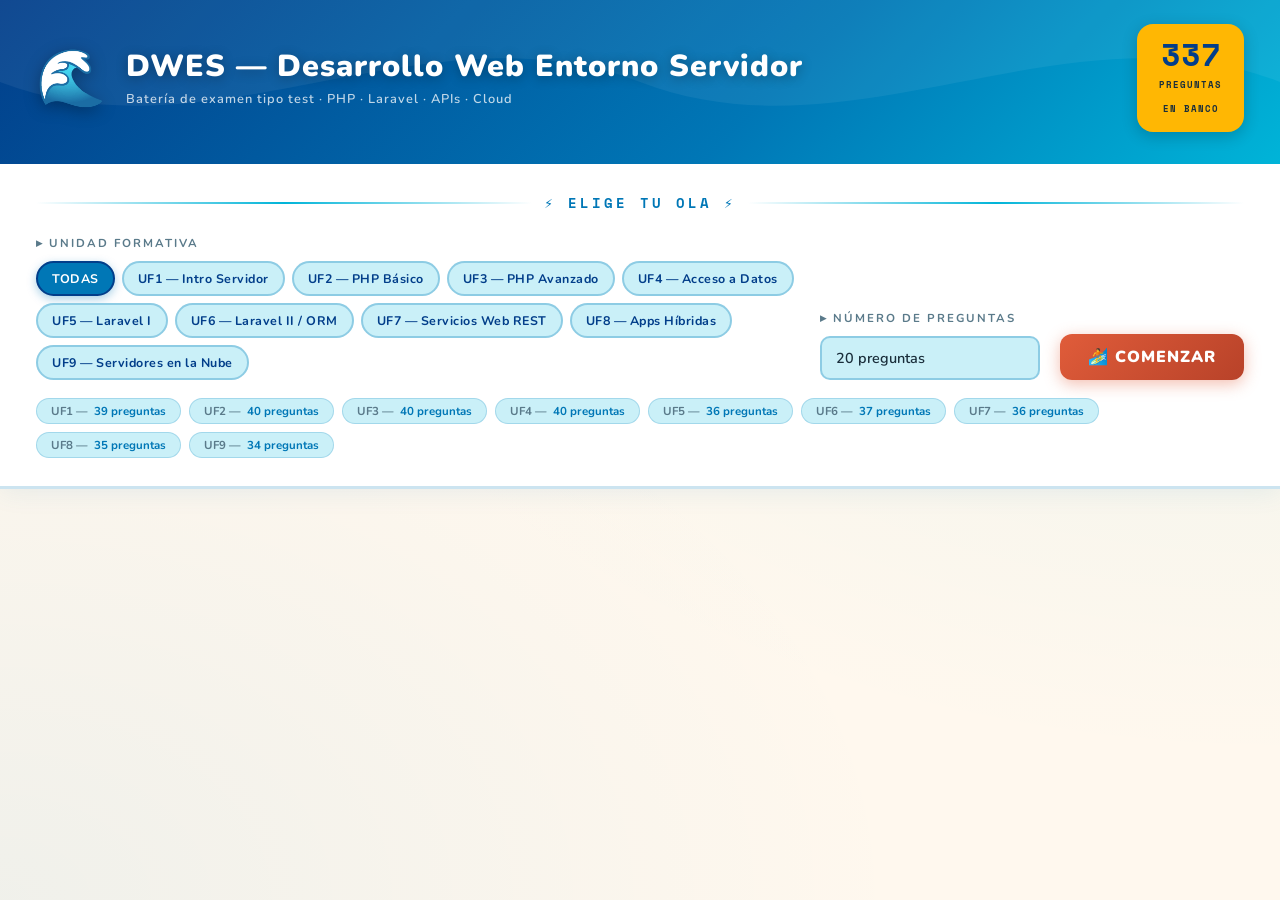
<file: index.html>
<!DOCTYPE html>
<html lang="es">
<head>
  <meta charset="UTF-8">
  <meta name="viewport" content="width=device-width, initial-scale=1.0">
  <title>DWES — BATERÍA DE EXAMEN</title>
  <link rel="stylesheet" href="dwes_style.css">
</head>
<body>

<header>
  <div class="wave-top"></div>
  <div class="header-inner">
    <div class="header-logo">🌊</div>
    <div class="header-text">
      <h1>DWES — Desarrollo Web Entorno Servidor</h1>
      <p>Batería de examen tipo test · PHP · Laravel · APIs · Cloud</p>
    </div>
    <div class="header-badge">
      <span class="count" id="total-preguntas-badge">—</span>
      <span class="label">preguntas<br>en banco</span>
    </div>
  </div>
</header>

<div id="panel-configuracion">
  <div class="panel-titulo">⚡ Elige tu ola ⚡</div>
  <div class="controles-grid">

    <div class="control-grupo">
      <label>▸ Unidad formativa</label>
      <div class="tema-opciones">
        <button class="tema-btn activo" data-tema="todos">TODAS</button>
        <button class="tema-btn" data-tema="UF1">UF1 — Intro Servidor</button>
        <button class="tema-btn" data-tema="UF2">UF2 — PHP Básico</button>
        <button class="tema-btn" data-tema="UF3">UF3 — PHP Avanzado</button>
        <button class="tema-btn" data-tema="UF4">UF4 — Acceso a Datos</button>
        <button class="tema-btn" data-tema="UF5">UF5 — Laravel I</button>
        <button class="tema-btn" data-tema="UF6">UF6 — Laravel II / ORM</button>
        <button class="tema-btn" data-tema="UF7">UF7 — Servicios Web REST</button>
        <button class="tema-btn" data-tema="UF8">UF8 — Apps Híbridas</button>
        <button class="tema-btn" data-tema="UF9">UF9 — Servidores en la Nube</button>
      </div>
    </div>

    <div class="control-grupo">
      <label>▸ Número de preguntas</label>
      <select id="num-preguntas">
        <option value="10">10 preguntas</option>
        <option value="20" selected>20 preguntas</option>
        <option value="30">30 preguntas</option>
        <option value="40">40 preguntas</option>
        <option value="999">Todas las disponibles</option>
      </select>
    </div>

    <div class="control-grupo">
      <button id="btn-comenzar">🏄 COMENZAR</button>
    </div>

  </div>
  <div class="temas-info" id="temas-info"></div>
</div>

<div id="barra-progreso">
  <div class="progreso-texto" id="progreso-texto">PREGUNTA 1/20</div>
  <div class="progreso-barra">
    <div class="progreso-fill" id="progreso-fill" style="width:0%"></div>
  </div>
  <div class="score-display">CORRECTAS: <span id="score-live">0</span></div>
</div>

<div id="zona-quiz">
  <div class="pregunta-card">
    <div class="pregunta-header">
      <span class="pregunta-num" id="pregunta-num-txt">PREGUNTA 1 DE 20</span>
      <span class="pregunta-tema" id="pregunta-tema-txt">UF1</span>
    </div>
    <div class="pregunta-texto" id="pregunta-texto"></div>
    <div class="opciones-lista" id="opciones-lista"></div>
    <div class="feedback-msg" id="feedback-msg"></div>
    <div class="feedback-explicacion" id="feedback-explicacion"></div>
    <div class="quiz-nav">
      <button class="btn-nav" id="btn-anterior">◀ ANTERIOR</button>
      <span id="nav-puntos">· · ·</span>
      <button class="btn-nav primario" id="btn-siguiente" disabled>SIGUIENTE ▶</button>
    </div>
  </div>
</div>

<div id="zona-resultados">
  <div class="resultado-box">
    <div class="resultado-emoji" id="res-emoji">🏄</div>
    <div class="resultado-titulo">RESULTADO FINAL</div>
    <div class="resultado-subtitulo" id="res-subtitulo">DWES — Evaluación</div>
    <div class="resultado-nota" id="res-nota">—</div>
    <div class="resultado-fraction" id="res-fraction">0 / 0</div>
    <div class="resultado-barra">
      <div class="resultado-barra-fill" id="res-barra-fill" style="width:0%"></div>
    </div>
    <div class="resultado-calificacion" id="res-calificacion">—</div>
    <div class="resultado-stats">
      <div class="stat-box">
        <div class="stat-num" id="res-correctas" style="color:var(--verde)">0</div>
        <div class="stat-label">Correctas</div>
      </div>
      <div class="stat-box">
        <div class="stat-num" id="res-incorrectas" style="color:var(--coral)">0</div>
        <div class="stat-label">Incorrectas</div>
      </div>
      <div class="stat-box">
        <div class="stat-num" id="res-sin-resp" style="color:var(--arena-oscura)">0</div>
        <div class="stat-label">Sin responder</div>
      </div>
    </div>
    <div class="resultado-acciones">
      <button class="btn-resultado" id="btn-repetir">↺ REPETIR MISMO</button>
      <button class="btn-resultado" id="btn-nuevo">⟳ NUEVO CUESTIONARIO</button>
      <button class="btn-resultado secundario" id="btn-volver">◀ VOLVER</button>
    </div>
  </div>
</div>

<script src="dwes_preguntas.js"></script>
<script src="dwes_app.js"></script>
</body>
</html>
</file>
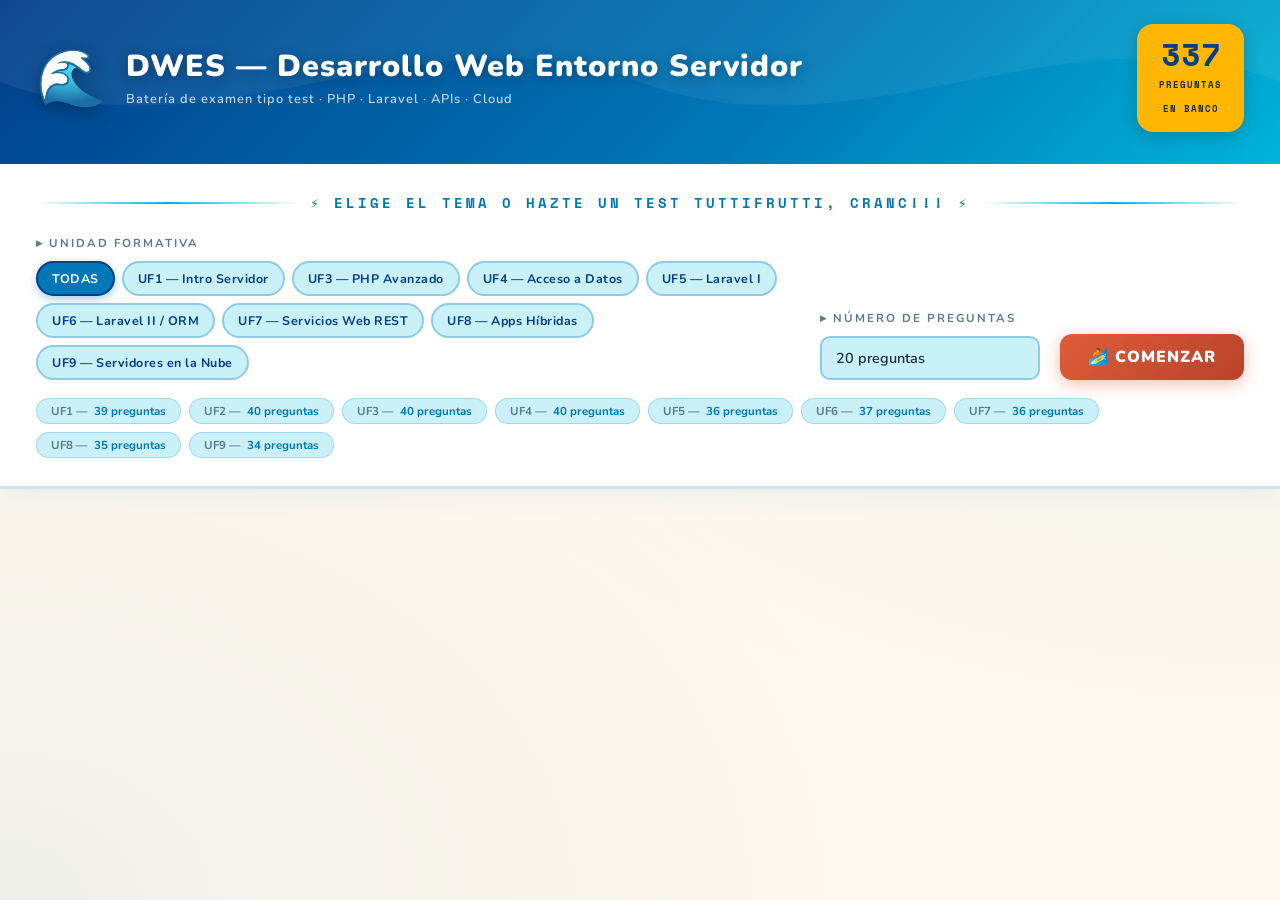
<file: dwes_index.html>
<!DOCTYPE html>
<html lang="es">
<head>
  <meta charset="UTF-8">
  <meta name="viewport" content="width=device-width, initial-scale=1.0">
  <title>DWES — BATERÍA DE EXAMEN</title>
  <link rel="stylesheet" href="dwes_style.css">
</head>
<body>

<header>
  <div class="wave-top"></div>
  <div class="header-inner">
    <div class="header-logo">🌊</div>
    <div class="header-text">
      <h1>DWES — Desarrollo Web Entorno Servidor</h1>
      <p>Batería de examen tipo test · PHP · Laravel · APIs · Cloud</p>
    </div>
    <div class="header-badge">
      <span class="count" id="total-preguntas-badge">—</span>
      <span class="label">preguntas<br>en banco</span>
    </div>
  </div>
</header>

<div id="panel-configuracion">
  <div class="panel-titulo">⚡ Elige el tema o hazte un test tuttifrutti, cranc!!! ⚡</div>
  <div class="controles-grid">

    <div class="control-grupo">
      <label>▸ Unidad formativa</label>
      <div class="tema-opciones">
        <button class="tema-btn activo" data-tema="todos">TODAS</button>
        <button class="tema-btn" data-tema="UF1">UF1 — Intro Servidor</button>
        <button class="tema-btn" data-tema="UF3">UF3 — PHP Avanzado</button>
        <button class="tema-btn" data-tema="UF4">UF4 — Acceso a Datos</button>
        <button class="tema-btn" data-tema="UF5">UF5 — Laravel I</button>
        <button class="tema-btn" data-tema="UF6">UF6 — Laravel II / ORM</button>
        <button class="tema-btn" data-tema="UF7">UF7 — Servicios Web REST</button>
        <button class="tema-btn" data-tema="UF8">UF8 — Apps Híbridas</button>
        <button class="tema-btn" data-tema="UF9">UF9 — Servidores en la Nube</button>
      </div>
    </div>

    <div class="control-grupo">
      <label>▸ Número de preguntas</label>
      <select id="num-preguntas">
        <option value="10">10 preguntas</option>
        <option value="20" selected>20 preguntas</option>
        <option value="30">30 preguntas</option>
        <option value="40">40 preguntas</option>
        <option value="999">Todas las disponibles</option>
      </select>
    </div>

    <div class="control-grupo">
      <button id="btn-comenzar">🏄 COMENZAR</button>
    </div>

  </div>
  <div class="temas-info" id="temas-info"></div>
</div>

<div id="barra-progreso">
  <div class="progreso-texto" id="progreso-texto">PREGUNTA 1/20</div>
  <div class="progreso-barra">
    <div class="progreso-fill" id="progreso-fill" style="width:0%"></div>
  </div>
  <div class="score-display">CORRECTAS: <span id="score-live">0</span></div>
</div>

<div id="zona-quiz">
  <div class="pregunta-card">
    <div class="pregunta-header">
      <span class="pregunta-num" id="pregunta-num-txt">PREGUNTA 1 DE 20</span>
      <span class="pregunta-tema" id="pregunta-tema-txt">UF1</span>
    </div>
    <div class="pregunta-texto" id="pregunta-texto"></div>
    <div class="opciones-lista" id="opciones-lista"></div>
    <div class="feedback-msg" id="feedback-msg"></div>
    <div class="feedback-explicacion" id="feedback-explicacion"></div>
    <div class="quiz-nav">
      <button class="btn-nav" id="btn-anterior">◀ ANTERIOR</button>
      <span id="nav-puntos">· · ·</span>
      <button class="btn-nav primario" id="btn-siguiente" disabled>SIGUIENTE ▶</button>
    </div>
  </div>
</div>

<div id="zona-resultados">
  <div class="resultado-box">
    <div class="resultado-emoji" id="res-emoji">🏄</div>
    <div class="resultado-titulo">RESULTADO FINAL</div>
    <div class="resultado-subtitulo" id="res-subtitulo">DWES — Evaluación</div>
    <div class="resultado-nota" id="res-nota">—</div>
    <div class="resultado-fraction" id="res-fraction">0 / 0</div>
    <div class="resultado-barra">
      <div class="resultado-barra-fill" id="res-barra-fill" style="width:0%"></div>
    </div>
    <div class="resultado-calificacion" id="res-calificacion">—</div>
    <div class="resultado-stats">
      <div class="stat-box">
        <div class="stat-num" id="res-correctas" style="color:var(--verde)">0</div>
        <div class="stat-label">Correctas</div>
      </div>
      <div class="stat-box">
        <div class="stat-num" id="res-incorrectas" style="color:var(--coral)">0</div>
        <div class="stat-label">Incorrectas</div>
      </div>
      <div class="stat-box">
        <div class="stat-num" id="res-sin-resp" style="color:var(--arena-oscura)">0</div>
        <div class="stat-label">Sin responder</div>
      </div>
    </div>
    <div class="resultado-acciones">
      <button class="btn-resultado" id="btn-repetir">↺ REPETIR MISMO</button>
      <button class="btn-resultado" id="btn-nuevo">⟳ NUEVO CUESTIONARIO</button>
      <button class="btn-resultado secundario" id="btn-volver">◀ VOLVER</button>
    </div>
  </div>
</div>

<script src="dwes_preguntas.js"></script>
<script src="dwes_app.js"></script>
</body>
</html>
</file>
<file: dwes_style.css>
@import url('https://fonts.googleapis.com/css2?family=Nunito:wght@400;600;700;900&family=Space+Mono:wght@400;700&display=swap');

:root {
  --ocean:       #0077B6;
  --ocean-deep:  #023E8A;
  --ocean-light: #00B4D8;
  --foam:        #CAF0F8;
  --arena:       #FFF8EE;
  --arena-oscura:#C9A96E;
  --coral:       #E05C3A;
  --coral-dark:  #B84229;
  --verde:       #2DC653;
  --verde-dark:  #1A9E3E;
  --sol:         #FFB703;
  --sol-dark:    #E09B00;
  --blanco:      #FFFFFF;
  --texto:       #1A2E3B;
  --texto-suave: #5A7A8A;
  --borde:       rgba(0,119,182,0.2);
}

* { box-sizing: border-box; margin: 0; padding: 0; }

body {
  background: var(--arena);
  color: var(--texto);
  font-family: 'Nunito', sans-serif;
  min-height: 100vh;
  background-image:
    radial-gradient(ellipse at 100% 0%, rgba(0,180,216,0.08) 0%, transparent 60%),
    radial-gradient(ellipse at 0% 100%, rgba(0,119,182,0.06) 0%, transparent 50%);
}

/* ── HEADER ── */
header {
  background: linear-gradient(135deg, var(--ocean-deep) 0%, var(--ocean) 60%, var(--ocean-light) 100%);
  position: relative;
  overflow: hidden;
  padding-bottom: 8px;
}
header::before {
  content: '';
  position: absolute;
  inset: 0;
  background: url("data:image/svg+xml,%3Csvg xmlns='http://www.w3.org/2000/svg' viewBox='0 0 1200 120' preserveAspectRatio='none'%3E%3Cpath d='M0,60 C200,120 400,0 600,60 C800,120 1000,0 1200,60 L1200,0 L0,0 Z' fill='rgba(255,255,255,0.06)'/%3E%3C/svg%3E") no-repeat top center / cover;
}
.wave-top { display: none; }
.header-inner {
  display: flex;
  align-items: center;
  padding: 24px 36px;
  gap: 20px;
  position: relative;
  z-index: 1;
}
.header-logo {
  font-size: 3.5rem;
  flex-shrink: 0;
  filter: drop-shadow(0 4px 8px rgba(0,0,0,0.3));
  animation: float 3s ease-in-out infinite;
}
@keyframes float {
  0%,100% { transform: translateY(0); }
  50%      { transform: translateY(-6px); }
}
.header-text { flex: 1; }
.header-text h1 {
  font-family: 'Nunito', sans-serif;
  font-weight: 900;
  font-size: 1.9rem;
  color: var(--blanco);
  letter-spacing: 1px;
  text-shadow: 0 2px 12px rgba(0,0,0,0.3);
  line-height: 1.2;
}
.header-text p {
  font-size: 0.8rem;
  color: rgba(255,255,255,0.75);
  margin-top: 5px;
  font-weight: 600;
  letter-spacing: 1px;
}
.header-badge {
  background: var(--sol);
  color: var(--texto);
  border-radius: 16px;
  padding: 14px 22px;
  text-align: center;
  font-family: 'Space Mono', monospace;
  font-weight: 700;
  box-shadow: 0 4px 16px rgba(0,0,0,0.2);
  flex-shrink: 0;
}
.header-badge .count { font-size: 2rem; color: var(--ocean-deep); display: block; line-height: 1; }
.header-badge .label { font-size: 0.58rem; text-transform: uppercase; letter-spacing: 1px; }

/* ── PANEL ── */
#panel-configuracion {
  background: var(--blanco);
  border-bottom: 3px solid var(--borde);
  padding: 28px 36px;
  box-shadow: 0 4px 24px rgba(0,119,182,0.08);
}
.panel-titulo {
  font-family: 'Space Mono', monospace;
  font-size: 0.9rem;
  font-weight: 700;
  letter-spacing: 3px;
  text-transform: uppercase;
  color: var(--ocean);
  margin-bottom: 22px;
  display: flex;
  align-items: center;
  gap: 12px;
}
.panel-titulo::before,
.panel-titulo::after {
  content: '';
  flex: 1;
  height: 2px;
  background: linear-gradient(90deg, transparent, var(--ocean-light), transparent);
}
.controles-grid {
  display: grid;
  grid-template-columns: 1fr 220px auto;
  gap: 20px;
  align-items: end;
}
.control-grupo label {
  display: block;
  font-size: 0.72rem;
  font-weight: 700;
  letter-spacing: 2px;
  text-transform: uppercase;
  color: var(--texto-suave);
  margin-bottom: 10px;
}

.tema-opciones {
  display: flex;
  flex-wrap: wrap;
  gap: 7px;
}
.tema-btn {
  background: var(--foam);
  border: 2px solid rgba(0,119,182,0.3);
  color: var(--ocean-deep);
  padding: 7px 14px;
  font-family: 'Nunito', sans-serif;
  font-size: 0.78rem;
  font-weight: 700;
  cursor: pointer;
  border-radius: 20px;
  transition: all 0.15s;
  letter-spacing: 0.5px;
}
.tema-btn:hover {
  background: var(--ocean-light);
  border-color: var(--ocean);
  color: var(--blanco);
  transform: translateY(-1px);
}
.tema-btn.activo {
  background: var(--ocean);
  border-color: var(--ocean-deep);
  color: var(--blanco);
  box-shadow: 0 3px 10px rgba(0,119,182,0.35);
}

select {
  background: var(--foam);
  border: 2px solid rgba(0,119,182,0.3);
  color: var(--texto);
  padding: 10px 14px;
  font-family: 'Nunito', sans-serif;
  font-size: 0.9rem;
  font-weight: 600;
  width: 100%;
  cursor: pointer;
  outline: none;
  border-radius: 10px;
  -webkit-appearance: none;
  appearance: none;
}
select:focus { border-color: var(--ocean); box-shadow: 0 0 0 3px rgba(0,180,216,0.2); }

#btn-comenzar {
  background: linear-gradient(135deg, var(--coral) 0%, var(--coral-dark) 100%);
  color: var(--blanco);
  border: none;
  padding: 12px 28px;
  font-family: 'Nunito', sans-serif;
  font-size: 1rem;
  font-weight: 900;
  letter-spacing: 1px;
  text-transform: uppercase;
  cursor: pointer;
  border-radius: 12px;
  box-shadow: 0 4px 16px rgba(224,92,58,0.4);
  transition: all 0.15s;
  white-space: nowrap;
  width: 100%;
}
#btn-comenzar:hover {
  transform: translateY(-2px);
  box-shadow: 0 6px 20px rgba(224,92,58,0.5);
}
#btn-comenzar:active { transform: translateY(0); }

.temas-info {
  margin-top: 18px;
  display: flex;
  flex-wrap: wrap;
  gap: 8px;
}
.tema-chip {
  background: var(--foam);
  border: 1px solid var(--borde);
  border-radius: 20px;
  padding: 4px 14px;
  font-size: 0.72rem;
  font-weight: 700;
  color: var(--texto-suave);
  display: flex;
  gap: 6px;
  align-items: center;
}
.tema-chip span { color: var(--ocean); }

/* ── PROGRESO ── */
#barra-progreso {
  background: var(--blanco);
  padding: 12px 36px;
  border-bottom: 2px solid var(--borde);
  display: none;
  align-items: center;
  gap: 16px;
  box-shadow: 0 2px 12px rgba(0,119,182,0.06);
}
.progreso-texto {
  font-family: 'Space Mono', monospace;
  font-size: 0.82rem;
  font-weight: 700;
  color: var(--ocean);
  white-space: nowrap;
  min-width: 130px;
}
.progreso-barra {
  flex: 1;
  height: 10px;
  background: var(--foam);
  border-radius: 10px;
  overflow: hidden;
}
.progreso-fill {
  height: 100%;
  background: linear-gradient(90deg, var(--ocean-light), var(--ocean));
  border-radius: 10px;
  transition: width 0.35s ease;
}
.score-display {
  font-family: 'Space Mono', monospace;
  font-size: 0.82rem;
  font-weight: 700;
  color: var(--texto);
  white-space: nowrap;
  min-width: 150px;
  text-align: right;
}
.score-display span { color: var(--verde); }

/* ── QUIZ ── */
#zona-quiz {
  max-width: 900px;
  margin: 0 auto;
  padding: 40px 36px;
  display: none;
}
.pregunta-card {
  background: var(--blanco);
  border-radius: 20px;
  box-shadow: 0 8px 32px rgba(0,119,182,0.1);
  overflow: hidden;
  animation: slideIn 0.2s ease-out;
}
@keyframes slideIn {
  from { opacity: 0; transform: translateY(12px); }
  to   { opacity: 1; transform: translateY(0); }
}
.pregunta-header {
  background: linear-gradient(135deg, var(--ocean-deep), var(--ocean));
  padding: 14px 22px;
  display: flex;
  justify-content: space-between;
  align-items: center;
}
.pregunta-num {
  font-family: 'Space Mono', monospace;
  font-size: 0.78rem;
  font-weight: 700;
  color: rgba(255,255,255,0.85);
  letter-spacing: 2px;
  text-transform: uppercase;
}
.pregunta-tema {
  background: rgba(255,255,255,0.2);
  color: var(--blanco);
  font-family: 'Space Mono', monospace;
  font-size: 0.68rem;
  font-weight: 700;
  padding: 4px 14px;
  border-radius: 20px;
  letter-spacing: 1px;
}
.pregunta-texto {
  padding: 28px 24px 20px;
  font-size: 1.05rem;
  line-height: 1.75;
  color: var(--texto);
  font-weight: 600;
  border-bottom: 2px solid var(--foam);
}
.opciones-lista {
  padding: 18px 24px 20px;
  display: flex;
  flex-direction: column;
  gap: 10px;
}
.opcion-item {
  display: flex;
  align-items: flex-start;
  gap: 14px;
  padding: 12px 16px;
  background: var(--foam);
  border: 2px solid transparent;
  border-radius: 12px;
  cursor: pointer;
  transition: all 0.15s;
  user-select: none;
}
.opcion-item:hover:not(.bloqueada) {
  border-color: var(--ocean-light);
  background: rgba(0,180,216,0.08);
  transform: translateX(3px);
}
.opcion-letra {
  font-family: 'Space Mono', monospace;
  font-weight: 700;
  font-size: 1rem;
  color: var(--ocean);
  min-width: 22px;
  flex-shrink: 0;
  margin-top: 1px;
}
.opcion-texto {
  font-size: 0.92rem;
  line-height: 1.55;
  color: var(--texto);
  font-weight: 600;
}
.opcion-item.correcta {
  border-color: var(--verde);
  background: rgba(45,198,83,0.1);
}
.opcion-item.correcta .opcion-letra { color: var(--verde-dark); }
.opcion-item.incorrecta {
  border-color: var(--coral);
  background: rgba(224,92,58,0.1);
}
.opcion-item.incorrecta .opcion-letra { color: var(--coral-dark); }
.opcion-item.bloqueada { cursor: default; transform: none; }

.feedback-msg {
  margin: 0 24px 12px;
  padding: 10px 16px;
  font-size: 0.82rem;
  font-weight: 700;
  letter-spacing: 1px;
  text-transform: uppercase;
  border-radius: 10px;
  display: none;
  align-items: center;
  gap: 10px;
}
.feedback-msg.correcto {
  display: flex;
  background: rgba(45,198,83,0.15);
  border: 2px solid var(--verde);
  color: var(--verde-dark);
}
.feedback-msg.incorrecto {
  display: flex;
  background: rgba(224,92,58,0.12);
  border: 2px solid var(--coral);
  color: var(--coral-dark);
}
.feedback-explicacion {
  margin: 0 24px 18px;
  padding: 12px 16px;
  font-size: 0.85rem;
  line-height: 1.65;
  color: var(--texto-suave);
  border-left: 3px solid var(--ocean-light);
  background: var(--foam);
  border-radius: 0 10px 10px 0;
  display: none;
}

.quiz-nav {
  display: flex;
  justify-content: space-between;
  align-items: center;
  padding: 18px 24px 22px;
  border-top: 2px solid var(--foam);
}
.btn-nav {
  background: var(--foam);
  color: var(--ocean-deep);
  border: 2px solid var(--borde);
  padding: 9px 24px;
  font-family: 'Nunito', sans-serif;
  font-size: 0.88rem;
  font-weight: 800;
  letter-spacing: 1px;
  text-transform: uppercase;
  cursor: pointer;
  border-radius: 10px;
  transition: all 0.15s;
}
.btn-nav:hover:not(:disabled) {
  border-color: var(--ocean);
  background: var(--ocean-light);
  color: var(--blanco);
  transform: translateY(-1px);
}
.btn-nav.primario {
  background: linear-gradient(135deg, var(--ocean-light), var(--ocean));
  border-color: var(--ocean);
  color: var(--blanco);
  box-shadow: 0 3px 12px rgba(0,119,182,0.3);
}
.btn-nav.primario:hover:not(:disabled) {
  box-shadow: 0 5px 18px rgba(0,119,182,0.45);
  transform: translateY(-2px);
}
.btn-nav:disabled { opacity: 0.3; cursor: not-allowed; transform: none; }
#nav-puntos { font-size: 0.7rem; letter-spacing: 4px; color: var(--arena-oscura); }

/* ── RESULTADOS ── */
#zona-resultados {
  max-width: 900px;
  margin: 0 auto;
  padding: 40px 36px;
  display: none;
}
.resultado-box {
  background: var(--blanco);
  border-radius: 24px;
  box-shadow: 0 12px 48px rgba(0,119,182,0.15);
  padding: 48px 40px 40px;
  text-align: center;
  position: relative;
  overflow: hidden;
}
.resultado-box::before {
  content: '';
  position: absolute;
  top: 0; left: 0; right: 0;
  height: 6px;
  background: linear-gradient(90deg, var(--ocean-deep), var(--ocean-light), var(--sol), var(--coral));
}
.resultado-emoji {
  font-size: 3.5rem;
  margin-bottom: 12px;
  display: block;
}
.resultado-titulo {
  font-family: 'Space Mono', monospace;
  font-size: 1.5rem;
  font-weight: 700;
  letter-spacing: 5px;
  text-transform: uppercase;
  color: var(--ocean-deep);
  margin-bottom: 4px;
}
.resultado-subtitulo {
  font-size: 0.72rem;
  font-weight: 700;
  letter-spacing: 2px;
  color: var(--texto-suave);
  text-transform: uppercase;
  margin-bottom: 32px;
}
.resultado-nota {
  font-size: 5rem;
  font-family: 'Nunito', sans-serif;
  font-weight: 900;
  line-height: 1;
  margin-bottom: 6px;
}
.resultado-fraction {
  font-size: 1rem;
  color: var(--texto-suave);
  margin-bottom: 24px;
  font-family: 'Space Mono', monospace;
  letter-spacing: 2px;
  font-weight: 700;
}
.resultado-barra {
  width: 100%;
  height: 14px;
  background: var(--foam);
  border-radius: 10px;
  margin-bottom: 20px;
  overflow: hidden;
}
.resultado-barra-fill { height: 100%; border-radius: 10px; transition: width 1s ease; }
.resultado-calificacion {
  font-family: 'Space Mono', monospace;
  font-size: 1.1rem;
  font-weight: 700;
  letter-spacing: 4px;
  text-transform: uppercase;
  margin-bottom: 30px;
  padding: 10px 28px;
  display: inline-block;
  border-radius: 30px;
  border: 3px solid;
}
.resultado-stats {
  display: grid;
  grid-template-columns: repeat(3,1fr);
  gap: 14px;
  margin-bottom: 30px;
}
.stat-box {
  background: var(--foam);
  border-radius: 14px;
  padding: 18px 10px;
  border: 2px solid var(--borde);
}
.stat-num {
  font-family: 'Nunito', sans-serif;
  font-size: 2.4rem;
  font-weight: 900;
  margin-bottom: 4px;
}
.stat-label {
  font-size: 0.65rem;
  font-weight: 700;
  letter-spacing: 2px;
  text-transform: uppercase;
  color: var(--texto-suave);
}
.resultado-acciones {
  display: flex;
  gap: 12px;
  justify-content: center;
  flex-wrap: wrap;
}
.btn-resultado {
  background: linear-gradient(135deg, var(--ocean-light), var(--ocean));
  color: var(--blanco);
  border: none;
  padding: 11px 26px;
  font-family: 'Nunito', sans-serif;
  font-size: 0.88rem;
  font-weight: 800;
  letter-spacing: 1px;
  text-transform: uppercase;
  cursor: pointer;
  border-radius: 12px;
  box-shadow: 0 3px 12px rgba(0,119,182,0.3);
  transition: all 0.15s;
}
.btn-resultado:hover { transform: translateY(-2px); box-shadow: 0 5px 18px rgba(0,119,182,0.4); }
.btn-resultado.secundario {
  background: var(--foam);
  color: var(--ocean-deep);
  box-shadow: 0 3px 10px rgba(0,0,0,0.08);
}

/* ── RESPONSIVE ── */
@media (max-width: 700px) {
  .controles-grid { grid-template-columns: 1fr; }
  .header-text h1 { font-size: 1.3rem; }
  .header-logo { font-size: 2.5rem; }
  #zona-quiz, #zona-resultados { padding: 16px; }
  #panel-configuracion { padding: 20px 16px; }
  #barra-progreso { padding: 10px 16px; }
  .resultado-box { padding: 32px 20px 28px; }
}
</file>
